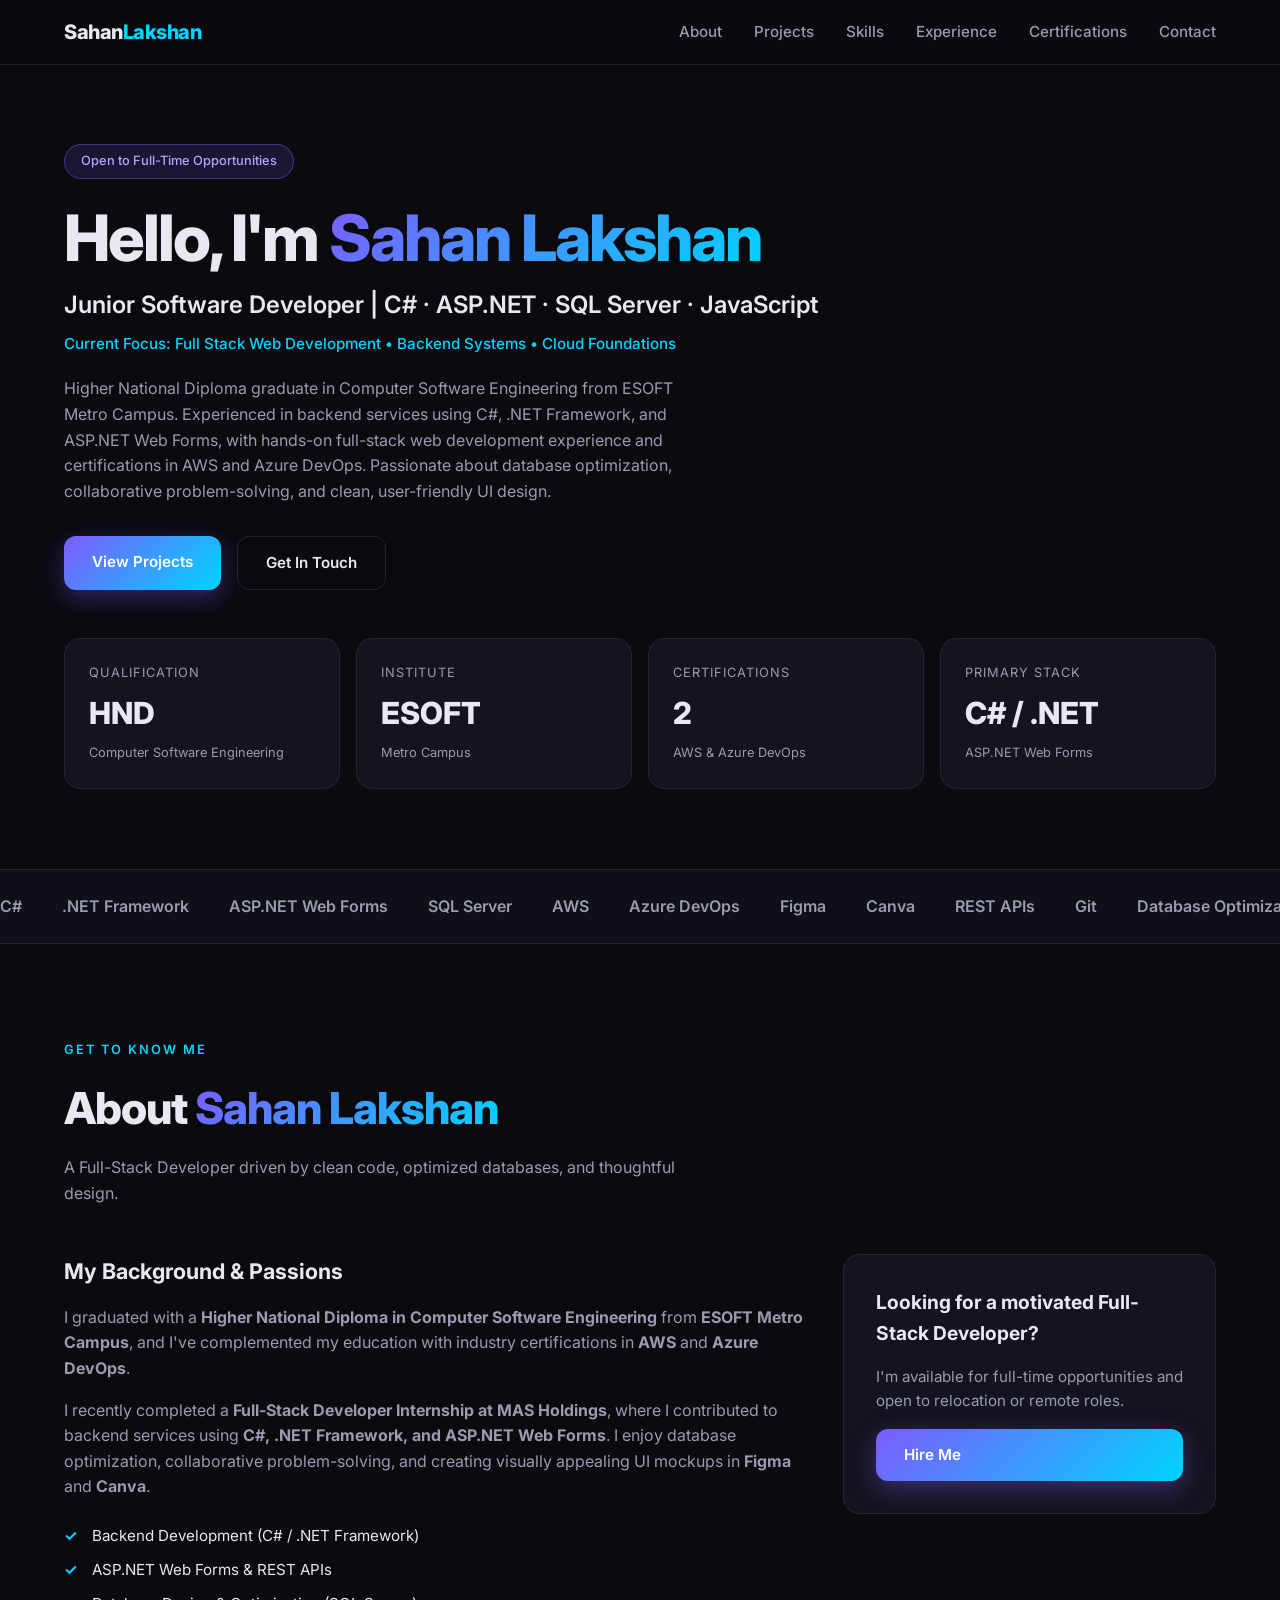
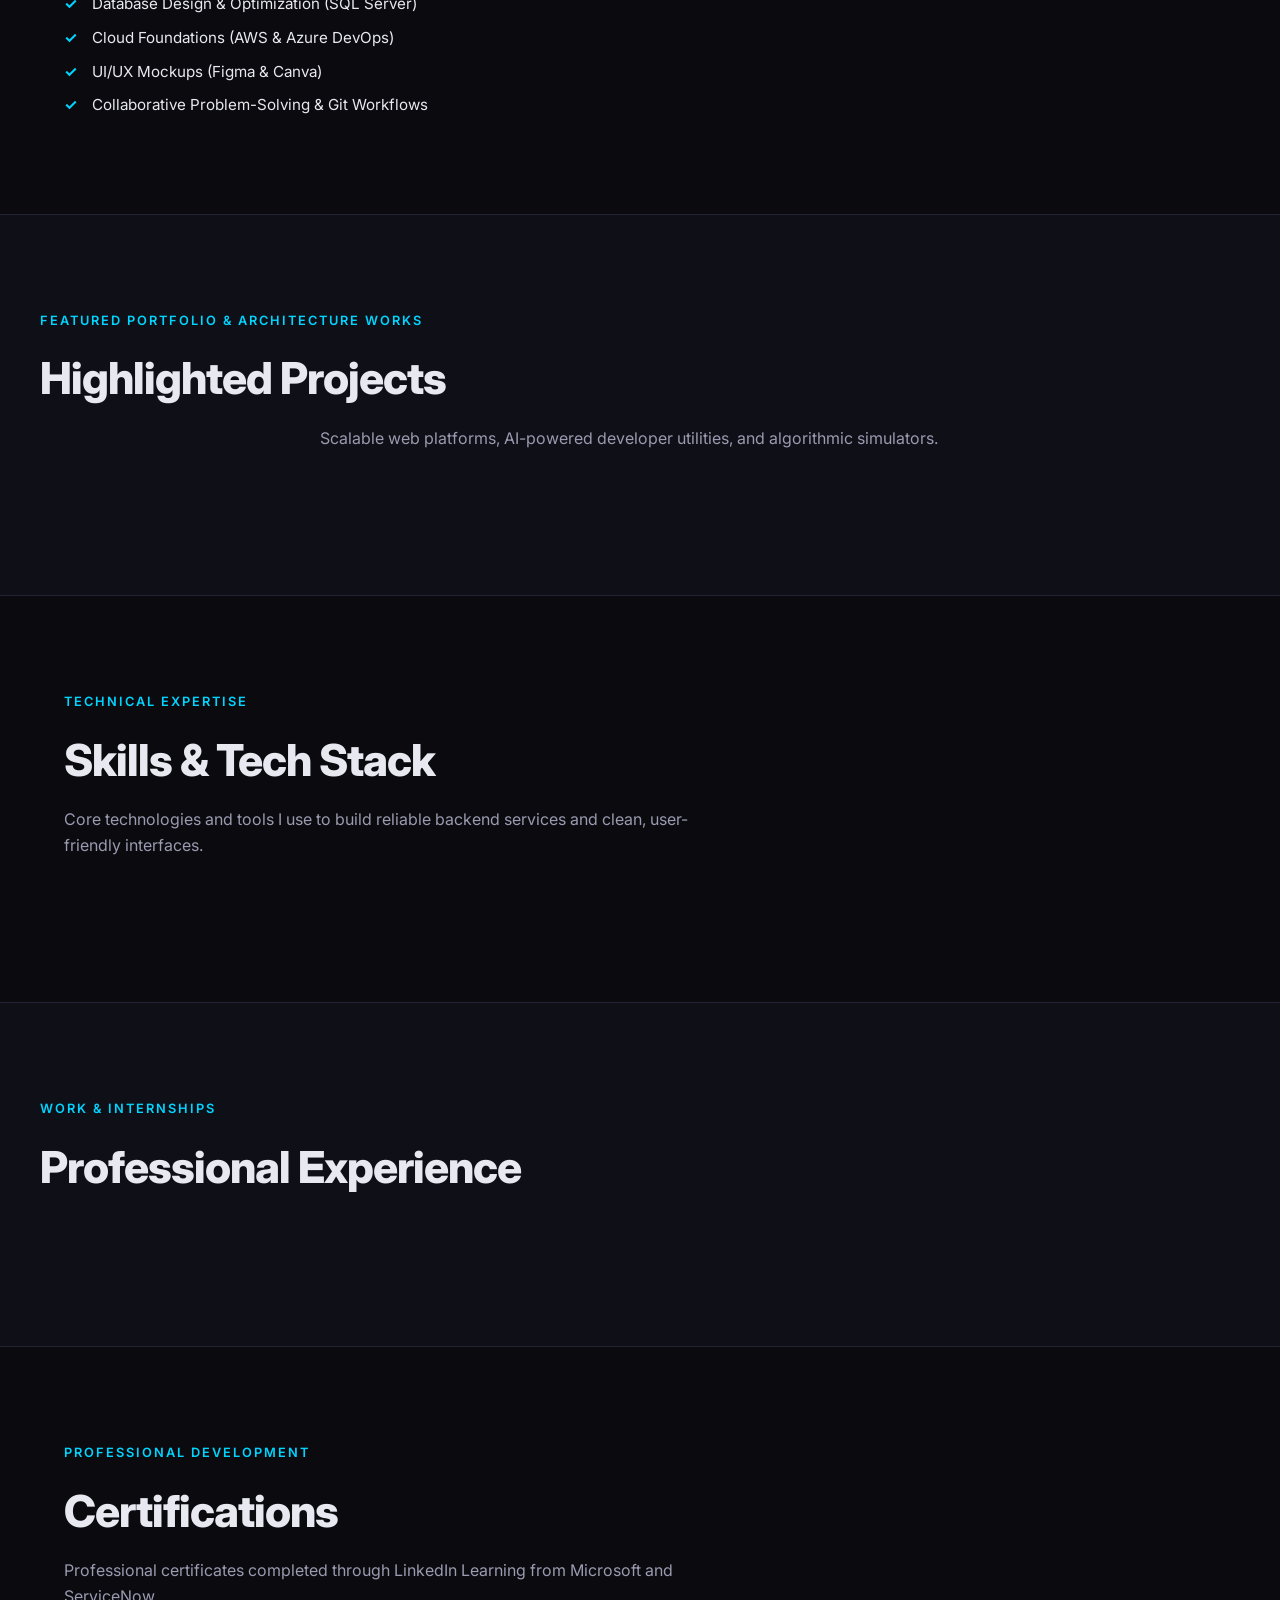
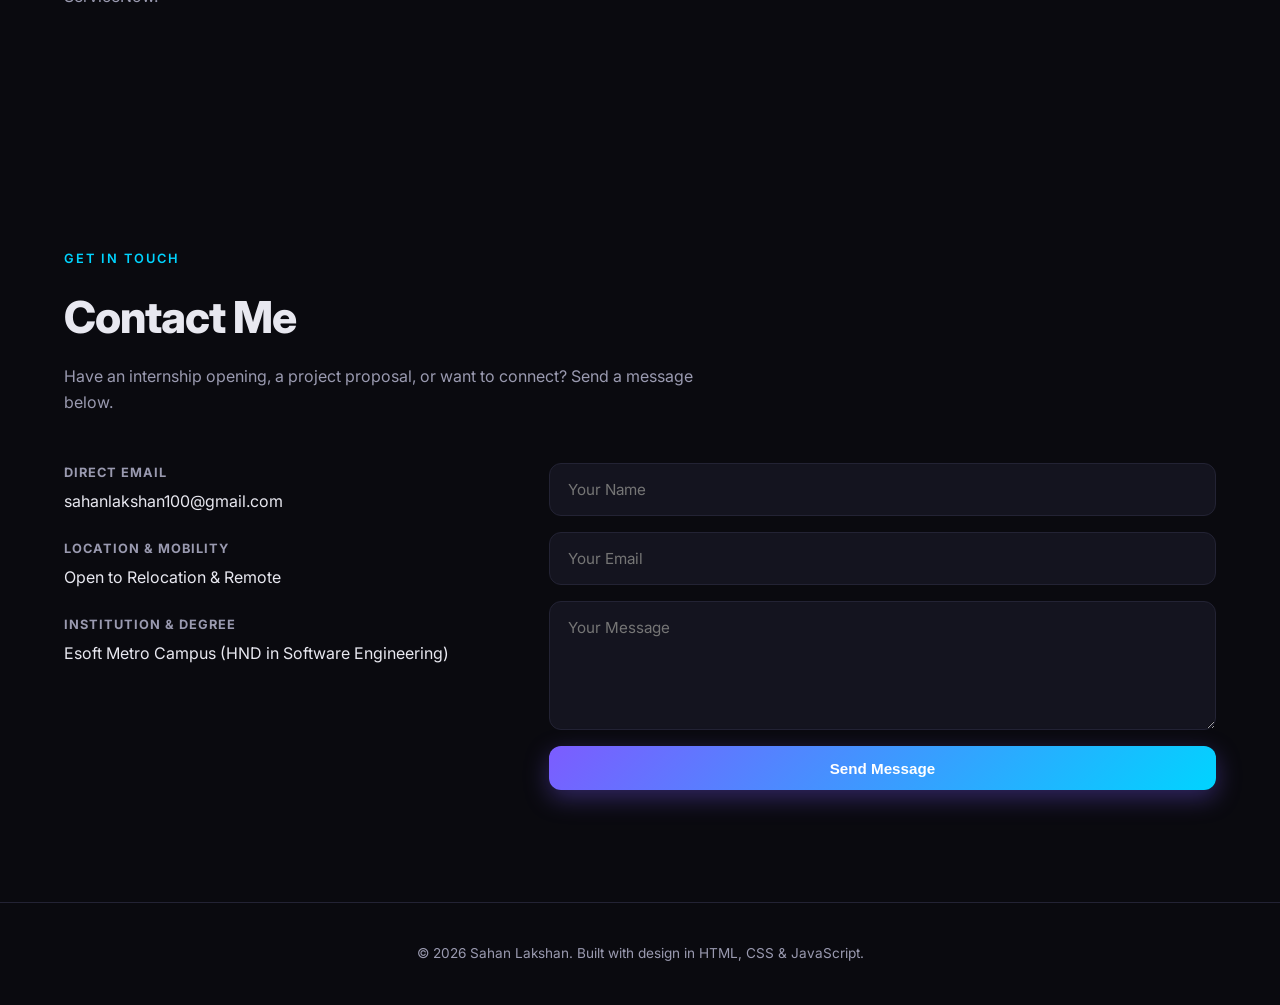
<file: index.html>
<!DOCTYPE html>
<html lang="en">
<head>
<meta charset="UTF-8" />
<meta name="viewport" content="width=device-width, initial-scale=1.0" />
<title>Sahan Lakshan | Full Stack Software Engineer</title>
<link rel="preconnect" href="https://fonts.googleapis.com">
<link href="https://fonts.googleapis.com/css2?family=Inter:wght@300;400;500;600;700;800&family=JetBrains+Mono:wght@400;500&display=swap" rel="stylesheet">
<link rel="stylesheet" href="style.css" />
</head>
<body>

<!-- ===== NAVBAR ===== -->
<nav class="navbar">
  <div class="nav-container">
    <a href="#hero" class="logo">Sahan<span>Lakshan</span></a>
    <ul class="nav-links">
      <li><a href="#about">About</a></li>
      <li><a href="#projects">Projects</a></li>
      <li><a href="#skills">Skills</a></li>
      <li><a href="#experience">Experience</a></li>
      <li><a href="#certifications">Certifications</a></li>
      <li><a href="#contact">Contact</a></li>
    </ul>
    <button class="hamburger" id="hamburger" aria-label="Menu">
      <span></span><span></span><span></span>
    </button>
  </div>
</nav>

<!-- ===== HERO ===== -->
<section id="hero" class="hero">
  <div class="hero-content">
    <span class="badge">Open to Full-Time Opportunities</span>
    <h1>Hello, I'm <span class="gradient-text">Sahan Lakshan</span></h1>
<p class="hero-role">Junior Software Developer | C# · ASP.NET · SQL Server · JavaScript</p>
<p class="hero-focus">Current Focus: Full Stack Web Development • Backend Systems • Cloud Foundations</p>
    <p class="hero-desc">
  Higher National Diploma graduate in Computer Software Engineering from ESOFT Metro Campus.
  Experienced in backend services using C#, .NET Framework, and ASP.NET Web Forms, with
  hands-on full-stack web development experience and certifications in AWS and Azure DevOps.
  Passionate about database optimization, collaborative problem-solving, and clean, user-friendly UI design.
</p>
    <div class="hero-cta">
      <a href="#projects" class="btn btn-primary">View Projects</a>
      <a href="#contact" class="btn btn-ghost">Get In Touch</a>
    </div>
  </div>

   <div class="hero-stats">
    <div class="stat-card">
      <span class="stat-label">Qualification</span>
      <span class="stat-value">HND</span>
      <span class="stat-sub">Computer Software Engineering</span>
    </div>
    <div class="stat-card">
      <span class="stat-label">Institute</span>
      <span class="stat-value">ESOFT</span>
      <span class="stat-sub">Metro Campus</span>
    </div>
    <div class="stat-card">
      <span class="stat-label">Certifications</span>
      <span class="stat-value" data-target="2">0</span>
      <span class="stat-sub">AWS &amp; Azure DevOps</span>
    </div>
    <div class="stat-card">
      <span class="stat-label">Primary Stack</span>
      <span class="stat-value">C# / .NET</span>
      <span class="stat-sub">ASP.NET Web Forms</span>
    </div>
  </div>
</section>

<!-- ===== SKILL MARQUEE ===== -->
<section class="marquee-section">
  <div class="marquee">
    <div class="marquee-track">
      <span>C#</span><span>.NET Framework</span><span>ASP.NET Web Forms</span><span>SQL Server</span>
      <span>AWS</span><span>Azure DevOps</span><span>Figma</span><span>Canva</span>
      <span>REST APIs</span><span>Git</span><span>Database Optimization</span><span>UI Design</span>
      <!-- duplicate for seamless loop -->
      <span>C#</span><span>.NET Framework</span><span>ASP.NET Web Forms</span><span>SQL Server</span>
      <span>AWS</span><span>Azure DevOps</span><span>Figma</span><span>Canva</span>
      <span>REST APIs</span><span>Git</span><span>Database Optimization</span><span>UI Design</span>
    </div>
  </div>
</section>

<!-- ===== ABOUT ===== -->
<section id="about" class="section">
  <span class="section-tag">Get To Know Me</span>
  <h2 class="section-title">About <span class="gradient-text">Sahan Lakshan</span></h2>
  <p class="section-sub">A Full-Stack Developer driven by clean code, optimized databases, and thoughtful design.</p>

  <div class="about-grid">
    <div class="about-text">
      <h3>My Background &amp; Passions</h3>
      <p>
        I graduated with a <strong>Higher National Diploma in Computer Software Engineering</strong> from
        <strong>ESOFT Metro Campus</strong>, and I've complemented my education with industry certifications
        in <strong>AWS</strong> and <strong>Azure DevOps</strong>.
      </p>
      <p>
        I recently completed a <strong>Full-Stack Developer Internship at MAS Holdings</strong>, where I
        contributed to backend services using <strong>C#, .NET Framework, and ASP.NET Web Forms</strong>.
        I enjoy database optimization, collaborative problem-solving, and creating visually appealing
        UI mockups in <strong>Figma</strong> and <strong>Canva</strong>.
      </p>
      <ul class="check-list">
        <li>Backend Development (C# / .NET Framework)</li>
        <li>ASP.NET Web Forms &amp; REST APIs</li>
        <li>Database Design &amp; Optimization (SQL Server)</li>
        <li>Cloud Foundations (AWS &amp; Azure DevOps)</li>
        <li>UI/UX Mockups (Figma &amp; Canva)</li>
        <li>Collaborative Problem-Solving &amp; Git Workflows</li>
      </ul>
    </div>

    <div class="about-card">
      <h3>Looking for a motivated Full-Stack Developer?</h3>
      <p>I'm available for full-time opportunities and open to relocation or remote roles.</p>
      <a href="#contact" class="btn btn-primary">Hire Me</a>
    </div>
  </div>
</section>

<!-- ===== PROJECTS =====
<section id="projects" class="section alt-bg">
  <span class="section-tag">Featured Portfolio &amp; Architecture Works</span>
  <h2 class="section-title">Highlighted Projects</h2>
  <p class="section-sub">Scalable web platforms, AI-powered developer utilities, and algorithmic simulators.</p>

  <div class="projects-grid">
    <article class="project-card">
      <div class="project-tags"><span>Full Stack</span><span class="featured">Case Study Featured</span></div>
      <h3>Campus Connect</h3>
      <p class="project-sub">Role-based placement portal for Students, TPOs, HRs &amp; Admins</p>
      <p>A comprehensive campus placement management platform to streamline recruitment drives, track eligibility, and automate ATS resume scoring.</p>
      <div class="stack">
        <span>Next.js</span><span>TypeScript</span><span>Supabase</span><span>PostgreSQL</span><span>Prisma</span>
      </div>
    </article>

    <article class="project-card">
      <div class="project-tags"><span>AI / ML</span><span class="featured">Case Study Featured</span></div>
      <h3>CivicFlow</h3>
      <p class="project-sub">Smart grievance tracking with Multilingual AI Assistant</p>
      <p>An AI-powered civic issue reporting system with geo-tagged complaints, automated routing, and real-time status dashboards.</p>
      <div class="stack">
        <span>React</span><span>Node.js</span><span>Leaflet</span><span>Gemini AI</span><span>MongoDB</span>
      </div>
    </article>

    <article class="project-card">
      <div class="project-tags"><span>AI / ML</span></div>
      <h3>AI Bug Analyzer &amp; Matcher</h3>
      <p class="project-sub">Automated code debugger and refactoring tool using Generative AI</p>
      <p>An intelligent developer tool that inspects code snippets, pinpoints bugs, and generates refactored patches with explanations.</p>
      <div class="stack">
        <span>Python</span><span>Gemini API</span><span>FastAPI</span><span>TypeScript</span>
      </div>
    </article>

    <article class="project-card">
      <div class="project-tags"><span>Algorithms</span></div>
      <h3>Flight Booking Simulator</h3>
      <p class="project-sub">High-performance algorithm simulator for dynamic ticket pricing</p>
      <p>A Java-based simulation engine demonstrating dynamic seat allocation, pricing strategies, and route path optimization.</p>
      <div class="stack">
        <span>Java</span><span>Algorithms</span><span>Data Structures</span><span>Swing UI</span>
      </div>
    </article>
  </div>
</section> -->


<!-- ===== PROJECTS ===== -->
<section id="projects" class="section alt-bg">
  <span class="section-tag">Featured Portfolio &amp; Architecture Works</span>
  <h2 class="section-title">Highlighted Projects</h2>
  <p class="section-sub">Scalable web platforms, AI-powered developer utilities, and algorithmic simulators.</p>
  <div class="projects-grid"><!-- filled by data-loader.js --></div>
</section>

<!-- ===== SKILLS =====
<section id="skills" class="section">
  <span class="section-tag">Technical Expertise</span>
  <h2 class="section-title">Skills &amp; Tech Stack</h2>
  <p class="section-sub">Core technologies and tools I use to build reliable backend services and clean, user-friendly interfaces.</p>

  <div class="skills-grid">

<div class="skill-group">
  <h3>Frontend Development</h3>
  <div class="skill-bar"><span>HTML5 &amp; CSS3</span><div class="bar"><i style="--w:80%"></i></div></div>
  <div class="skill-bar"><span>JavaScript</span><div class="bar"><i style="--w:72%"></i></div></div>
  <div class="skill-bar"><span>ASP.NET Web Forms UI</span><div class="bar"><i style="--w:80%"></i></div></div>
  <div class="skill-bar"><span>Responsive Design</span><div class="bar"><i style="--w:75%"></i></div></div>
</div>


    <div class="skill-group">
      <h3>Backend Development</h3>
      <div class="skill-bar"><span>C#</span><div class="bar"><i style="--w:85%"></i></div></div>
      <div class="skill-bar"><span>.NET Framework</span><div class="bar"><i style="--w:82%"></i></div></div>
      <div class="skill-bar"><span>ASP.NET Web Forms</span><div class="bar"><i style="--w:80%"></i></div></div>
      <div class="skill-bar"><span>REST APIs</span><div class="bar"><i style="--w:78%"></i></div></div>
    </div>

    <div class="skill-group">
      <h3>Databases &amp; Storage</h3>
      <div class="skill-bar"><span>SQL Server</span><div class="bar"><i style="--w:85%"></i></div></div>
      <div class="skill-bar"><span>Query Optimization</span><div class="bar"><i style="--w:80%"></i></div></div>
      <div class="skill-bar"><span>Database Design</span><div class="bar"><i style="--w:78%"></i></div></div>
      <div class="skill-bar"><span>Stored Procedures</span><div class="bar"><i style="--w:75%"></i></div></div>
    </div>

    <div class="skill-group">
      <h3>Cloud &amp; DevOps</h3>
      <div class="skill-bar"><span>AWS</span><div class="bar"><i style="--w:75%"></i></div></div>
      <div class="skill-bar"><span>Azure DevOps</span><div class="bar"><i style="--w:72%"></i></div></div>
      <div class="skill-bar"><span>Git &amp; Version Control</span><div class="bar"><i style="--w:85%"></i></div></div>
      <div class="skill-bar"><span>CI/CD Fundamentals</span><div class="bar"><i style="--w:68%"></i></div></div>
    </div>

    <div class="skill-group">
      <h3>Design &amp; Collaboration</h3>
      <div class="skill-bar"><span>Figma</span><div class="bar"><i style="--w:82%"></i></div></div>
      <div class="skill-bar"><span>Canva</span><div class="bar"><i style="--w:85%"></i></div></div>
      <div class="skill-bar"><span>UI Mockups</span><div class="bar"><i style="--w:80%"></i></div></div>
      <div class="skill-bar"><span>Team Collaboration</span><div class="bar"><i style="--w:88%"></i></div></div>
    </div>
  </div>
</section> -->


<!-- ===== SKILLS ===== -->
<section id="skills" class="section">
  <span class="section-tag">Technical Expertise</span>
  <h2 class="section-title">Skills &amp; Tech Stack</h2>
  <p class="section-sub">Core technologies and tools I use to build reliable backend services and clean, user-friendly interfaces.</p>
  <div class="skills-grid"><!-- filled by data-loader.js --></div>
</section>


<!-- ===== EXPERIENCE ===== -->
<section id="experience" class="section alt-bg">
  <span class="section-tag">Work &amp; Internships</span>
  <h2 class="section-title">Professional Experience</h2>
  <div class="timeline"><!-- filled by data-loader.js --></div>
</section>

<!-- ===== EXPERIENCE =====
<section id="experience" class="section alt-bg">
  <span class="section-tag">Work &amp; Internships</span>
  <h2 class="section-title">Professional Experience</h2>

  <div class="timeline">
    <div class="timeline-item">
      <div class="timeline-dot"></div>
      <div class="timeline-content">
        <span class="timeline-date">November 2025 – August 2026 · Kilinochchi</span>
        <h3>Intern - Digital</h3>
        <p class="company">MAS KREEDA VAANAVIL · Internship</p>
        <ul>
          <li>Developed and maintained full-stack solutions using C#, .NET Framework, and ASP.NET Web Forms, contributing to digital transformation initiatives.</li>
          <li>Built and enhanced front-end interfaces with HTML, CSS, and JavaScript to improve user experience, responsiveness, and visual appeal.</li>
          <li>Designed and optimized complex SQL queries and stored procedures in Microsoft SQL Server, ensuring data integrity and faster report generation.</li>
          <li>Collaborated with senior developers throughout the full SDLC to design, develop, and deploy features using coding standards and best practices.</li>
          <li>Created UI/UX mockups and visual assets using Figma and Canva for internal projects.</li>
        </ul>
        <div class="stack"><span>C#</span><span>.NET Framework</span><span>ASP.NET Web Forms</span><span>JavaScript</span><span>SQL Server</span><span>Figma</span><span>Canva</span></div>
      </div>
    </div>
  </div>
</section> -->

<!-- ===== CERTIFICATIONS =====
<section id="certifications" class="section">
  <span class="section-tag">Professional Development</span>
  <h2 class="section-title">Certifications</h2>
  <p class="section-sub">Professional certificates completed through LinkedIn Learning from Microsoft and ServiceNow.</p>

  <div class="projects-grid">
    <article class="project-card">
      <div class="issuer-heading">
        <img class="issuer-icon" src="https://www.google.com/s2/favicons?domain=microsoft.com&sz=128" alt="Microsoft logo" />
        <span>Microsoft</span>
      </div>
      <div class="project-tags"><span>Microsoft</span><span class="featured">LinkedIn Learning</span></div>
      <h3>Microsoft Security Essentials Professional Certificate</h3>
      <p class="project-sub">Issued by Microsoft</p>
      <p>Professional certificate covering essential security concepts and practices for modern technology environments.</p>
      <div class="stack"><span>Issued Sep 2026</span><span>Credential verified</span></div>
      <a class="btn btn-ghost" href="https://www.linkedin.com/learning/certificates/d07dc4417ce54c1063b2dea239e4637208361aa661888fd19575008cc0cf64aa" target="_blank" rel="noopener noreferrer">View Certificate</a>
    </article>

    <article class="project-card">
      <div class="issuer-heading">
        <img class="issuer-icon servicenow-icon" src="https://www.google.com/s2/favicons?domain=servicenow.com&sz=128" alt="ServiceNow logo" />
        <span>ServiceNow</span>
      </div>
      <div class="project-tags"><span>ServiceNow</span><span class="featured">LinkedIn Learning</span></div>
      <h3>ServiceNow IT Leadership Professional Certificate</h3>
      <p class="project-sub">Issued by ServiceNow</p>
      <p>Professional certificate focused on IT leadership principles, collaboration, and service management practices.</p>
      <div class="stack"><span>Issued Sep 2026</span><span>Credential verified</span></div>
      <a class="btn btn-ghost" href="https://www.linkedin.com/learning/certificates/718c704519b76e8ee74a623c30df357ab2053bfb9de4326b072651a4786b4e3a" target="_blank" rel="noopener noreferrer">View Certificate</a>
    </article>

    <article class="project-card">
      <div class="issuer-heading"><img class="issuer-icon" src="https://www.google.com/s2/favicons?domain=linkedin.com&sz=128" alt="LinkedIn logo" /><span>LinkedIn</span></div>
      <div class="project-tags"><span>LinkedIn</span><span class="featured">IT Strategy</span></div>
      <h3>Creating Your IT Strategy</h3>
      <p class="project-sub">Issued by LinkedIn</p>
      <p>Learned how to align technology decisions with business goals, priorities, and long-term organizational strategy.</p>
      <div class="stack"><span>Issued Sep 2026</span></div>
      <a class="btn btn-ghost" href="https://www.linkedin.com/learning/certificates/3458fac4566645f10957b36b3fb07f9d8929195644f05381f1ace7a4d7340d8b" target="_blank" rel="noopener noreferrer">View Certificate</a>
    </article>

    <article class="project-card">
      <div class="issuer-heading"><img class="issuer-icon" src="https://www.google.com/s2/favicons?domain=linkedin.com&sz=128" alt="LinkedIn logo" /><span>LinkedIn</span></div>
      <div class="project-tags"><span>LinkedIn</span><span class="featured">IT Architecture</span></div>
      <h3>Introduction to IT Architecture</h3>
      <p class="project-sub">Issued by LinkedIn</p>
      <p>Built foundational knowledge of IT architecture, systems design, technology components, and architectural decision-making.</p>
      <div class="stack"><span>Issued Sep 2026</span></div>
      <a class="btn btn-ghost" href="https://www.linkedin.com/learning/certificates/2646e9ed155fe1ad0fe82e0b445b644468880642c8034273a3ff9a516849dc65" target="_blank" rel="noopener noreferrer">View Certificate</a>
    </article>

    <article class="project-card">
      <div class="issuer-heading"><img class="issuer-icon" src="https://www.google.com/s2/favicons?domain=pmi.org&sz=128" alt="Project Management Institute logo" /><span>Project Management Institute</span></div>
      <div class="project-tags"><span>PMI</span><span class="featured">Program Management</span></div>
      <h3>Program Management for IT Professionals</h3>
      <p class="project-sub">Issued by Project Management Institute</p>
      <p>Developed practical knowledge of managing IT programs, coordinating projects, handling stakeholders, and delivering strategic outcomes.</p>
      <div class="stack"><span>Issued Aug 2026</span></div>
      <a class="btn btn-ghost" href="https://www.linkedin.com/learning/certificates/585f8cd16ca49aae60f1e1387d2218c746a60c6e34d155274140e7db24419fcb?trk=share_certificate" target="_blank" rel="noopener noreferrer">View Certificate</a>
    </article>

    <article class="project-card">
      <div class="issuer-heading"><img class="issuer-icon" src="https://www.google.com/s2/favicons?domain=isc2.org&sz=128" alt="ISC2 logo" /><span>ISC2</span></div>
      <div class="project-tags"><span>ISC2</span><span class="featured">Tech Management</span></div>
      <h3>Succeeding as a First-Time Tech Manager</h3>
      <p class="project-sub">Issued by ISC2</p>
      <p>Explored the essential leadership, communication, delegation, and team management skills needed for a successful technology manager.</p>
      <div class="stack"><span>Issued Aug 2026</span></div>
      <a class="btn btn-ghost" href="https://www.linkedin.com/learning/certificates/801854e924bdddaf384d892f86027644433d443747ee39f0c97d4af39e2596fa?trk=share_certificate" target="_blank" rel="noopener noreferrer">View Certificate</a>
    </article>

    <article class="project-card">
      <div class="issuer-heading"><img class="issuer-icon" src="https://www.google.com/s2/favicons?domain=microsoft.com&sz=128" alt="Microsoft logo" /><span>Microsoft</span></div>
      <div class="project-tags"><span>Microsoft</span><span class="featured">Generative AI</span></div>
      <h3>Career Essentials in Generative AI by Microsoft and LinkedIn</h3>
      <p class="project-sub">Issued by Microsoft</p>
      <p>Developed essential knowledge of generative AI concepts, responsible use, and practical applications across modern workplaces.</p>
      <div class="stack"><span>Issued Aug 2026</span></div>
      <a class="btn btn-ghost" href="https://www.linkedin.com/learning/certificates/1273514092fcbc5e90478354cd1b44e34a2f1483f4a434dd913369d5868af0f8" target="_blank" rel="noopener noreferrer">View Certificate</a>
    </article>

    <article class="project-card">
      <div class="issuer-heading"><img class="issuer-icon" src="https://www.google.com/s2/favicons?domain=linkedin.com&sz=128" alt="LinkedIn logo" /><span>LinkedIn</span></div>
      <div class="project-tags"><span>LinkedIn</span><span class="featured">AI Literacy</span></div>
      <h3>Everyday AI Concepts</h3>
      <p class="project-sub">Issued by LinkedIn</p>
      <p>Learned the core concepts behind artificial intelligence and how AI is applied to everyday tools, tasks, and business workflows.</p>
      <div class="stack"><span>Issued Aug 2026</span></div>
      <a class="btn btn-ghost" href="https://www.linkedin.com/learning/certificates/6347d1e772b463e6ca8543db5e85836a80fc07ef5bb9cd98ba75b157131f3ca8" target="_blank" rel="noopener noreferrer">View Certificate</a>
    </article>

    <article class="project-card">
      <div class="issuer-heading"><img class="issuer-icon" src="https://www.google.com/s2/favicons?domain=nasba.org&sz=128" alt="NASBA logo" /><span>NASBA</span></div>
      <div class="project-tags"><span>NASBA</span><span class="featured">AI Ethics</span></div>
      <h3>Ethics in the Age of Generative AI</h3>
      <p class="project-sub">Issued by National Association of State Boards of Accountancy</p>
      <p>Examined ethical considerations, risks, accountability, privacy, and responsible decision-making in the use of generative AI.</p>
      <div class="stack"><span>Issued Aug 2026</span></div>
      <a class="btn btn-ghost" href="https://www.linkedin.com/learning/certificates/4b622411ecd355306860682510c8ef52d4aa22678adf2cfd3a04828564c03598?trk=share_certificate" target="_blank" rel="noopener noreferrer">View Certificate</a>
    </article>

    <article class="project-card">
      <div class="issuer-heading"><img class="issuer-icon" src="https://www.google.com/s2/favicons?domain=linkedin.com&sz=128" alt="LinkedIn logo" /><span>LinkedIn</span></div>
      <div class="project-tags"><span>LinkedIn</span><span class="featured">Microsoft 365</span></div>
      <h3>Learning Microsoft 365 Copilot for Work (2025)</h3>
      <p class="project-sub">Issued by LinkedIn</p>
      <p>Learned how Microsoft 365 Copilot can support workplace productivity, content creation, collaboration, and everyday professional tasks.</p>
      <div class="stack"><span>Issued Aug 2026</span></div>
      <a class="btn btn-ghost" href="https://www.linkedin.com/learning/certificates/cfa8e075847564d40edb42da5a3e703d07481ac7fd6241d870b65716e02bdcb6" target="_blank" rel="noopener noreferrer">View Certificate</a>
    </article>

    <article class="project-card">
      <div class="issuer-heading"><img class="issuer-icon" src="https://www.google.com/s2/favicons?domain=linkedin.com&sz=128" alt="LinkedIn logo" /><span>LinkedIn</span></div>
      <div class="project-tags"><span>LinkedIn</span><span class="featured">AI Literacy</span></div>
      <h3>Your Top AI Questions Answered: AI Literacy for Everyone</h3>
      <p class="project-sub">Issued by LinkedIn</p>
      <p>Strengthened AI literacy through practical explanations of common AI questions, capabilities, limitations, and responsible use.</p>
      <div class="stack"><span>Issued Aug 2026</span></div>
      <a class="btn btn-ghost" href="https://www.linkedin.com/learning/certificates/65e837ae549b87914e1b6214ec25a5d8f36ba4c4fd3d5f0585457d7a246483d9" target="_blank" rel="noopener noreferrer">View Certificate</a>
    </article>

    <article class="project-card">
      <div class="issuer-heading"><img class="issuer-icon" src="https://www.google.com/s2/favicons?domain=linkedin.com&sz=128" alt="LinkedIn logo" /><span>LinkedIn</span></div>
      <div class="project-tags"><span>LinkedIn</span><span class="featured">Generative AI</span></div>
      <h3>What Is Generative AI?</h3>
      <p class="project-sub">Issued by LinkedIn</p>
      <p>Learned how generative AI works, the types of content it can create, and its opportunities and limitations in real-world use.</p>
      <div class="stack"><span>Issued Aug 2026</span></div>
      <a class="btn btn-ghost" href="https://www.linkedin.com/learning/certificates/7afcb1ddbd280918223876ddffc2cf5143bf9be836c65fc95b05e199efb2ea07" target="_blank" rel="noopener noreferrer">View Certificate</a>
    </article>

    <article class="project-card">
      <div class="issuer-heading"><img class="issuer-icon" src="https://www.google.com/s2/favicons?domain=scholarhat.com&sz=128" alt="ScholarHat logo" /><span>ScholarHat</span></div>
      <div class="project-tags"><span>ScholarHat</span><span class="featured">DevOps</span></div>
      <h3>Azure DevOps Foundations Course</h3>
      <p class="project-sub">Issued by ScholarHat</p>
      <p>Built foundational knowledge of Azure DevOps, including development workflows, collaboration, version control, and CI/CD practices.</p>
      <div class="stack"><span>Issued Aug 2026</span><span class="credential">ID: SMUZ150826</span></div>
      <a class="btn btn-ghost" href="https://www.scholarhat.com/certificate/verify" target="_blank" rel="noopener noreferrer">Verify Certificate</a>
    </article>

    <article class="project-card">
      <div class="issuer-heading"><img class="issuer-icon" src="https://www.google.com/s2/favicons?domain=aws.amazon.com&sz=128" alt="AWS logo" /><span>AWS Training and Certification</span></div>
      <div class="project-tags"><span>AWS</span><span class="featured">DevOps</span></div>
      <h3>Getting Started with DevOps on AWS</h3>
      <p class="project-sub">Issued by AWS Training and Certification</p>
      <p>Learned the fundamentals of DevOps on AWS, including automation, continuous delivery, monitoring, and cloud development practices.</p>
      <div class="stack"><span>Issued Aug 2026</span><span class="credential">ID: b987b571-3669-4cf0-80aa-302aea38bc1f</span></div>
      <a class="btn btn-ghost" href="https://skillbuilder.aws/b987b571-3669-4cf0-80aa-302aea38bc1f" target="_blank" rel="noopener noreferrer">View Certificate</a>
    </article>

    <article class="project-card">
      <div class="issuer-heading"><img class="issuer-icon" src="https://www.google.com/s2/favicons?domain=aws.amazon.com&sz=128" alt="AWS logo" /><span>AWS Training and Certification</span></div>
      <div class="project-tags"><span>AWS</span><span class="featured">Cloud Operations</span></div>
      <h3>AWS Systems Manager</h3>
      <p class="project-sub">Issued by AWS Training and Certification</p>
      <p>Learned how AWS Systems Manager supports secure resource management, operational visibility, automation, and cloud infrastructure maintenance.</p>
      <div class="stack"><span>Issued Aug 2026</span><span class="credential">ID: c8184bf7-1518-4985-a750-d9e89ac3551d</span></div>
      <a class="btn btn-ghost" href="https://skillbuilder.aws/c8184bf7-1518-4985-a750-d9e89ac3551d" target="_blank" rel="noopener noreferrer">View Certificate</a>
    </article>
  </div>
</section> -->

<!-- ===== CERTIFICATIONS ===== -->
<section id="certifications" class="section">
  <span class="section-tag">Professional Development</span>
  <h2 class="section-title">Certifications</h2>
  <p class="section-sub">Professional certificates completed through LinkedIn Learning from Microsoft and ServiceNow.</p>
  <div class="projects-grid"><!-- filled by data-loader.js --></div>
</section>

<!-- ===== CONTACT ===== -->
<section id="contact" class="section">
  <span class="section-tag">Get In Touch</span>
  <h2 class="section-title">Contact Me</h2>
  <p class="section-sub">Have an internship opening, a project proposal, or want to connect? Send a message below.</p>

  <div class="contact-grid">
    <div class="contact-info">
      <div class="contact-item">
        <h4>Direct Email</h4>
        <a href="mailto:sahanlakshan100@gmail.com">sahanlakshan100@gmail.com</a>
      </div>
      <div class="contact-item">
        <h4>Location &amp; Mobility</h4>
        <p>Open to Relocation &amp; Remote</p>
      </div>
      <div class="contact-item">
        <h4>Institution &amp; Degree</h4>
        <p>Esoft Metro Campus (HND in Software Engineering)</p>
      </div>
    </div>

   <form class="contact-form" id="contactForm" action="https://formspree.io/f/xljdljyb" method="POST">
  <input type="text"  name="name"    placeholder="Your Name"    required />
  <input type="email" name="email"   placeholder="Your Email"   required />
  <textarea           name="message" placeholder="Your Message" rows="5" required></textarea>
  <button type="submit" class="btn btn-primary">Send Message</button>
  <p class="form-status" id="formStatus"></p>
</form>
  </div>
</section>

<footer class="footer">
  <p>© <span id="year"></span> Sahan Lakshan. Built with design in HTML, CSS &amp; JavaScript.</p>
</footer>

<script src="script.js"></script>
<script src="data-loader.js"></script>
</body>
</html>
</file>
<file: style.css>
:root {
  --bg: #0a0a0f;
  --bg-alt: #0f0f17;
  --surface: #14141f;
  --border: #232334;
  --text: #e8e8f0;
  --muted: #9a9ab0;
  --accent: #7c5cff;
  --accent-2: #00d4ff;
  --gradient: linear-gradient(135deg, #7c5cff, #00d4ff);
  --radius: 16px;
}

* { margin: 0; padding: 0; box-sizing: border-box; }

html { scroll-behavior: smooth; }

body {
  font-family: 'Inter', sans-serif;
  background: var(--bg);
  color: var(--text);
  line-height: 1.6;
  overflow-x: hidden;
}

a { color: inherit; text-decoration: none; }
ul { list-style: none; }

.gradient-text {
  background: var(--gradient);
  -webkit-background-clip: text;
  background-clip: text;
  -webkit-text-fill-color: transparent;
}

/* ===== NAVBAR ===== */
.navbar {
  position: fixed; top: 0; left: 0; right: 0;
  z-index: 1000;
  background: rgba(10,10,15,0.75);
  backdrop-filter: blur(14px);
  border-bottom: 1px solid var(--border);
}
.nav-container {
  max-width: 1200px; margin: 0 auto;
  padding: 1rem 1.5rem;
  display: flex; align-items: center; justify-content: space-between;
}
.logo { font-weight: 800; font-size: 1.25rem; letter-spacing: -0.5px; }
.logo span { color: var(--accent-2); }
.nav-links { display: flex; gap: 2rem; }
.nav-links a {
  color: var(--muted); font-size: 0.95rem; font-weight: 500;
  transition: color 0.25s;
}
.nav-links a:hover { color: var(--text); }

.hamburger {
  display: none; flex-direction: column; gap: 5px;
  background: none; border: none; cursor: pointer; padding: 6px;
}
.hamburger span {
  width: 24px; height: 2px; background: var(--text);
  border-radius: 2px; transition: 0.3s;
}

/* ===== HERO ===== */
.hero {
  max-width: 1200px; margin: 0 auto;
  padding: 9rem 1.5rem 5rem;
  display: grid; gap: 3rem;
}
.badge {
  display: inline-block;
  padding: 0.4rem 1rem;
  background: rgba(124,92,255,0.15);
  border: 1px solid rgba(124,92,255,0.4);
  border-radius: 999px;
  font-size: 0.8rem; font-weight: 500;
  color: #b5a3ff;
  margin-bottom: 1.5rem;
}
.hero h1 {
  font-size: clamp(2.2rem, 6vw, 4rem);
  font-weight: 800; letter-spacing: -2px; line-height: 1.1;
}
.hero-role {
  font-size: clamp(1.1rem, 2.5vw, 1.5rem);
  font-weight: 600; margin-top: 0.75rem;
}
.hero-focus {
  color: var(--accent-2); font-weight: 500;
  font-size: 0.95rem; margin-top: 0.5rem;
}
.hero-desc {
  color: var(--muted); max-width: 620px;
  margin-top: 1.25rem; font-size: 1rem;
}
.hero-cta { display: flex; gap: 1rem; margin-top: 2rem; flex-wrap: wrap; }

.btn {
  display: inline-block;
  padding: 0.85rem 1.75rem;
  border-radius: 12px;
  font-weight: 600; font-size: 0.95rem;
  cursor: pointer; border: none;
  transition: transform 0.2s, box-shadow 0.3s;
}
.btn-primary {
  background: var(--gradient); color: #fff;
  box-shadow: 0 8px 24px rgba(124,92,255,0.35);
}
.btn-primary:hover { transform: translateY(-2px); box-shadow: 0 12px 30px rgba(124,92,255,0.5); }
.btn-ghost {
  background: transparent; color: var(--text);
  border: 1px solid var(--border);
}
.btn-ghost:hover { border-color: var(--accent); }

.hero-stats {
  display: grid;
  grid-template-columns: repeat(auto-fit, minmax(160px, 1fr));
  gap: 1rem;
}
.stat-card {
  background: var(--surface);
  border: 1px solid var(--border);
  border-radius: var(--radius);
  padding: 1.5rem;
  display: flex; flex-direction: column; gap: 0.35rem;
  transition: border-color 0.3s, transform 0.3s;
}
.stat-card:hover { border-color: var(--accent); transform: translateY(-4px); }
.stat-label { font-size: 0.8rem; color: var(--muted); text-transform: uppercase; letter-spacing: 1px; }
.stat-value { font-size: 1.9rem; font-weight: 800; }
.stat-sub { font-size: 0.8rem; color: var(--muted); }

/* ===== MARQUEE ===== */
.marquee-section {
  border-top: 1px solid var(--border);
  border-bottom: 1px solid var(--border);
  padding: 1.5rem 0;
  overflow: hidden;
  background: var(--bg-alt);
}
.marquee { overflow: hidden; }
.marquee-track {
  display: flex; gap: 2.5rem;
  width: max-content;
  animation: scroll 30s linear infinite;
}
.marquee-track span {
  font-weight: 600; color: var(--muted);
  font-size: 1rem; white-space: nowrap;
}
@keyframes scroll {
  from { transform: translateX(0); }
  to { transform: translateX(-50%); }
}

/* ===== SECTIONS ===== */
.section {
  max-width: 1200px; margin: 0 auto;
  padding: 6rem 1.5rem;
}
.alt-bg {
  max-width: none;
  background: var(--bg-alt);
  border-top: 1px solid var(--border);
  border-bottom: 1px solid var(--border);
}
.alt-bg > * { max-width: 1200px; margin-left: auto; margin-right: auto; }
.alt-bg .section-tag, .alt-bg .section-title, .alt-bg .section-sub { display: block; }

.section-tag {
  color: var(--accent-2);
  font-size: 0.8rem; font-weight: 600;
  text-transform: uppercase; letter-spacing: 2px;
  display: block; margin-bottom: 0.75rem;
}
.section-title {
  font-size: clamp(1.8rem, 4vw, 2.75rem);
  font-weight: 800; letter-spacing: -1px;
}
.section-sub {
  color: var(--muted); margin-top: 0.75rem;
  max-width: 640px;
}

html.js .section, html.js .hero-stats {
  opacity: 0;
  transform: translateY(30px);
  transition: opacity 0.8s ease, transform 0.8s ease;
}

/* ===== ABOUT ===== */
.about-grid {
  display: grid;
  grid-template-columns: 2fr 1fr;
  gap: 2rem; margin-top: 3rem;
}
.about-text h3 { margin-bottom: 1rem; font-size: 1.35rem; }
.about-text p { color: var(--muted); margin-bottom: 1rem; }
.check-list { margin-top: 1.5rem; display: grid; gap: 0.6rem; }
.check-list li {
  padding-left: 1.75rem; position: relative;
  color: var(--text); font-size: 0.95rem;
}
.check-list li::before {
  content: "✓"; position: absolute; left: 0;
  color: var(--accent-2); font-weight: 700;
}
.about-card {
  background: var(--surface);
  border: 1px solid var(--border);
  border-radius: var(--radius);
  padding: 2rem;
  display: flex; flex-direction: column; gap: 1rem;
  align-self: start;
}
.about-card h3 { font-size: 1.2rem; }
.about-card p { color: var(--muted); font-size: 0.95rem; }

/* ===== PROJECTS / CERTIFICATIONS CARDS ===== */
.projects-grid {
  display: grid;
  grid-template-columns: repeat(auto-fit, minmax(300px, 1fr));
  gap: 1.5rem; margin-top: 3rem;
}
.project-card {
  background: var(--surface);
  border: 1px solid var(--border);
  border-radius: var(--radius);
  padding: 2rem;
  display: flex; flex-direction: column; gap: 0.75rem;
  transition: transform 0.3s, border-color 0.3s, box-shadow 0.3s;
}
.project-card:hover {
  transform: translateY(-6px);
  border-color: var(--accent);
  box-shadow: 0 16px 40px rgba(124,92,255,0.15);
}
.project-tags { display: flex; gap: 0.5rem; flex-wrap: wrap; }
.issuer-heading {
  display: flex; align-items: center; gap: 0.65rem;
  color: var(--text); font-size: 0.95rem; font-weight: 700;
}
.issuer-icon {
  width: 2rem; height: 2rem; flex: 0 0 2rem;
  display: block; object-fit: contain;
  border-radius: 6px;
}
.project-tags span {
  font-size: 0.7rem; font-weight: 600;
  padding: 0.25rem 0.7rem; border-radius: 999px;
  background: rgba(124,92,255,0.15); color: #b5a3ff;
  text-transform: uppercase; letter-spacing: 0.5px;
}
.project-tags .featured {
  background: rgba(0,212,255,0.15); color: var(--accent-2);
}
.project-card h3 { font-size: 1.3rem; }
.project-sub { color: var(--accent-2); font-size: 0.85rem; font-weight: 500; }
.project-card p { color: var(--muted); font-size: 0.92rem; }
.stack { display: flex; gap: 0.4rem; flex-wrap: wrap; margin-top: auto; padding-top: 1rem; }
.stack span {
  font-size: 0.72rem; padding: 0.25rem 0.6rem;
  background: rgba(255,255,255,0.05);
  border: 1px solid var(--border);
  border-radius: 6px; color: var(--muted);
}
.credential { overflow-wrap: anywhere; }

/* ===== SKILLS ===== */
.skills-grid {
  display: grid;
  grid-template-columns: repeat(auto-fit, minmax(280px, 1fr));
  gap: 2rem; margin-top: 3rem;
}
.skill-group h3 { margin-bottom: 1.25rem; font-size: 1.1rem; }
.skill-bar { margin-bottom: 1rem; }
.skill-bar > span {
  display: block; font-size: 0.85rem;
  margin-bottom: 0.4rem; color: var(--muted);
}
.bar {
  height: 6px; background: rgba(255,255,255,0.06);
  border-radius: 999px; overflow: hidden;
}
.bar i {
  display: block; height: 100%; width: 0;
  background: var(--gradient); border-radius: 999px;
  transition: width 1.2s cubic-bezier(0.4, 0, 0.2, 1);
}
.bar i.animate { width: var(--w); }

/* ===== TIMELINE ===== */
.timeline {
  position: relative; margin-top: 3rem;
  padding-left: 2rem;
}
.timeline::before {
  content: ""; position: absolute;
  left: 0; top: 0; bottom: 0; width: 2px;
  background: linear-gradient(180deg, var(--accent), transparent);
}
.timeline-item { position: relative; padding-bottom: 3rem; }
.timeline-dot {
  position: absolute; left: -2.4rem; top: 0.4rem;
  width: 12px; height: 12px; border-radius: 50%;
  background: var(--accent-2);
  box-shadow: 0 0 0 4px rgba(0,212,255,0.2);
}
.timeline-date {
  font-size: 0.8rem; color: var(--accent-2);
  font-weight: 600; text-transform: uppercase; letter-spacing: 1px;
}
.timeline-content h3 { font-size: 1.35rem; margin-top: 0.4rem; }
.company { color: var(--muted); font-size: 0.9rem; margin-bottom: 1rem; }
.timeline-content ul { display: grid; gap: 0.5rem; margin-bottom: 1rem; }
.timeline-content ul li {
  padding-left: 1.4rem; position: relative;
  color: var(--muted); font-size: 0.92rem;
}
.timeline-content ul li::before {
  content: "▸"; position: absolute; left: 0; color: var(--accent);
}

/* ===== CONTACT ===== */
.contact-grid {
  display: grid;
  grid-template-columns: 1fr 1.5fr;
  gap: 2.5rem; margin-top: 3rem;
}
.contact-info { display: grid; gap: 1.5rem; align-content: start; }
.contact-item h4 { font-size: 0.8rem; text-transform: uppercase; letter-spacing: 1px; color: var(--muted); margin-bottom: 0.35rem; }
.contact-item a, .contact-item p { color: var(--text); font-size: 1rem; }
.contact-item a:hover { color: var(--accent-2); }

.contact-form { display: grid; gap: 1rem; }
.contact-form input, .contact-form textarea {
  width: 100%; padding: 1rem 1.15rem;
  background: var(--surface);
  border: 1px solid var(--border);
  border-radius: 12px;
  color: var(--text); font-family: inherit; font-size: 0.95rem;
  resize: vertical; transition: border-color 0.25s;
}
.contact-form input:focus, .contact-form textarea:focus {
  outline: none; border-color: var(--accent);
}
.form-status { font-size: 0.9rem; color: var(--accent-2); }

/* ===== FOOTER ===== */
.footer {
  text-align: center; padding: 2.5rem 1.5rem;
  border-top: 1px solid var(--border);
  color: var(--muted); font-size: 0.85rem;
}

/* ===== RESPONSIVE ===== */
@media (max-width: 860px) {
  .about-grid, .contact-grid { grid-template-columns: 1fr; }
}
@media (max-width: 720px) {
  .nav-links {
    position: fixed; top: 64px; right: 0;
    flex-direction: column; gap: 1.25rem;
    background: var(--surface);
    padding: 2rem; width: 220px;
    height: calc(100vh - 64px);
    transform: translateX(100%);
    transition: transform 0.35s ease;
    border-left: 1px solid var(--border);
  }
  .nav-links.open { transform: translateX(0); }
  .hamburger { display: flex; }
  .hero { padding-top: 7rem; }
}
</file>
